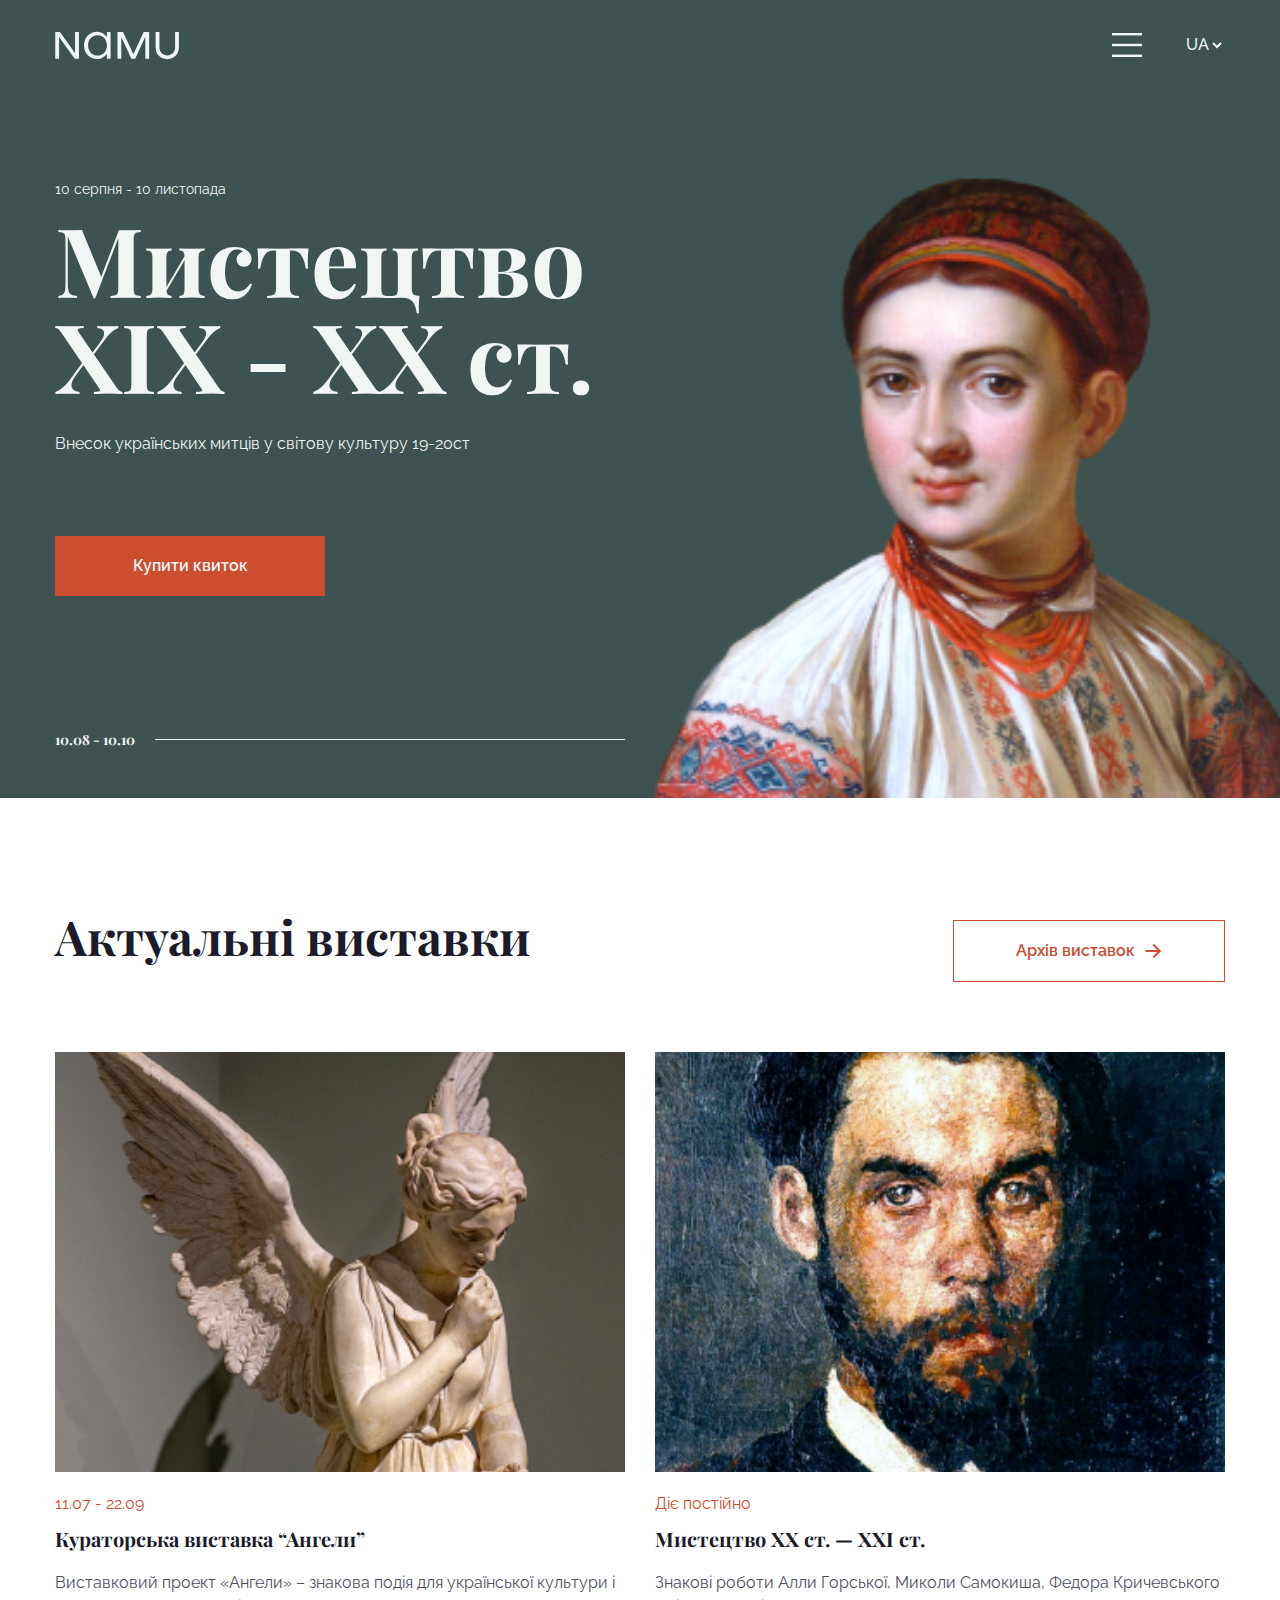
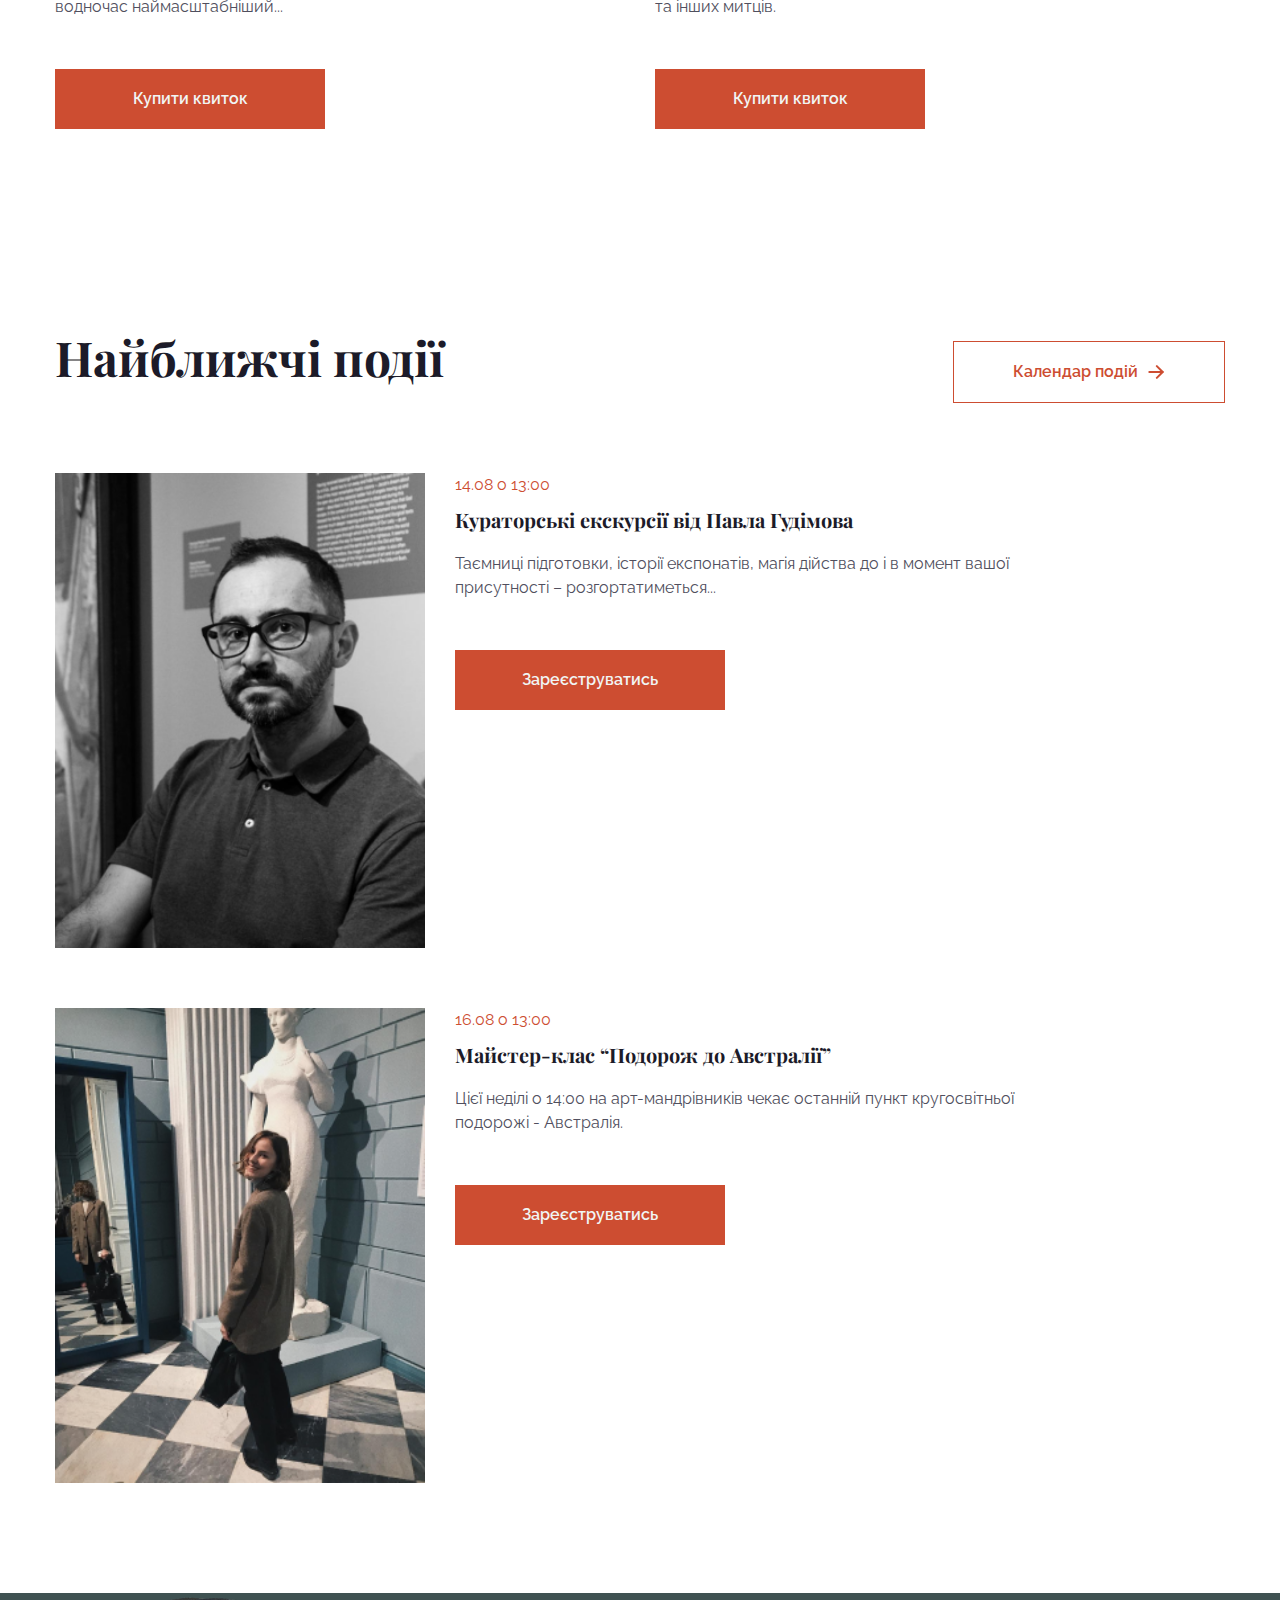
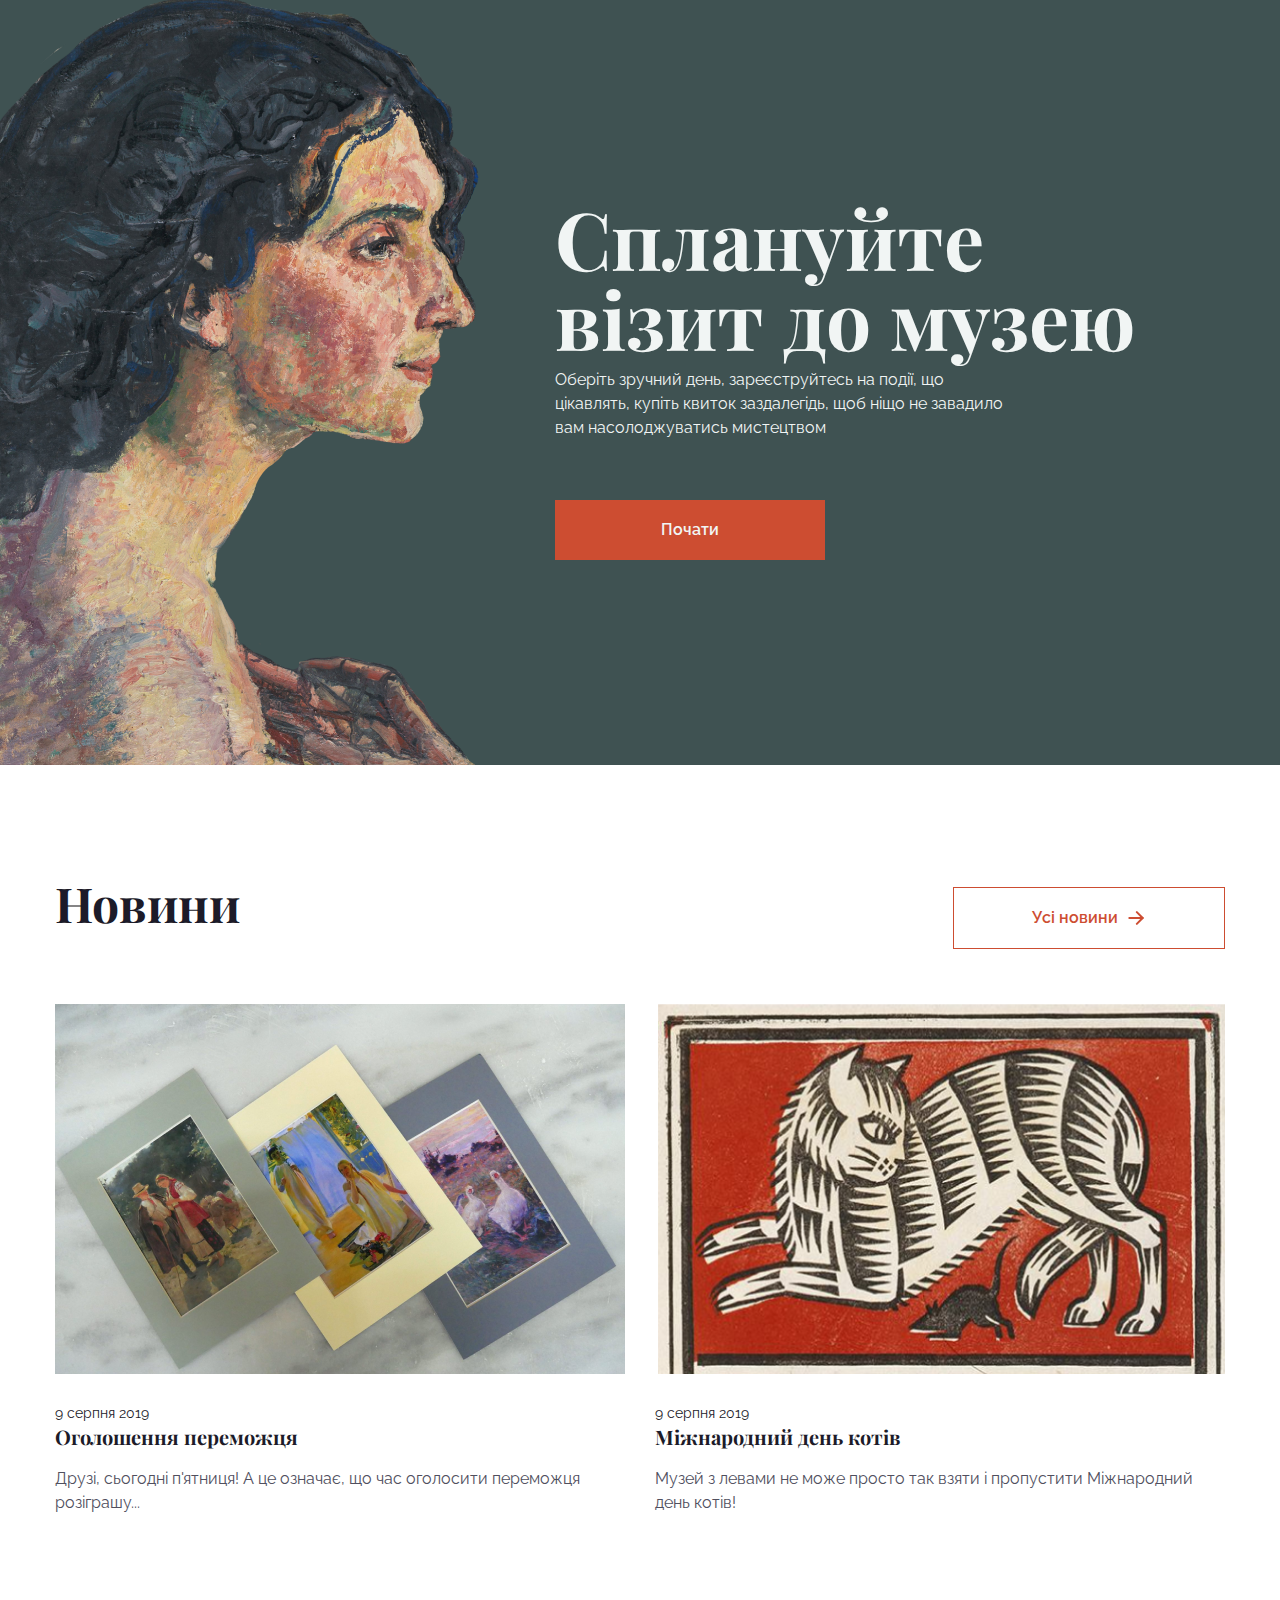
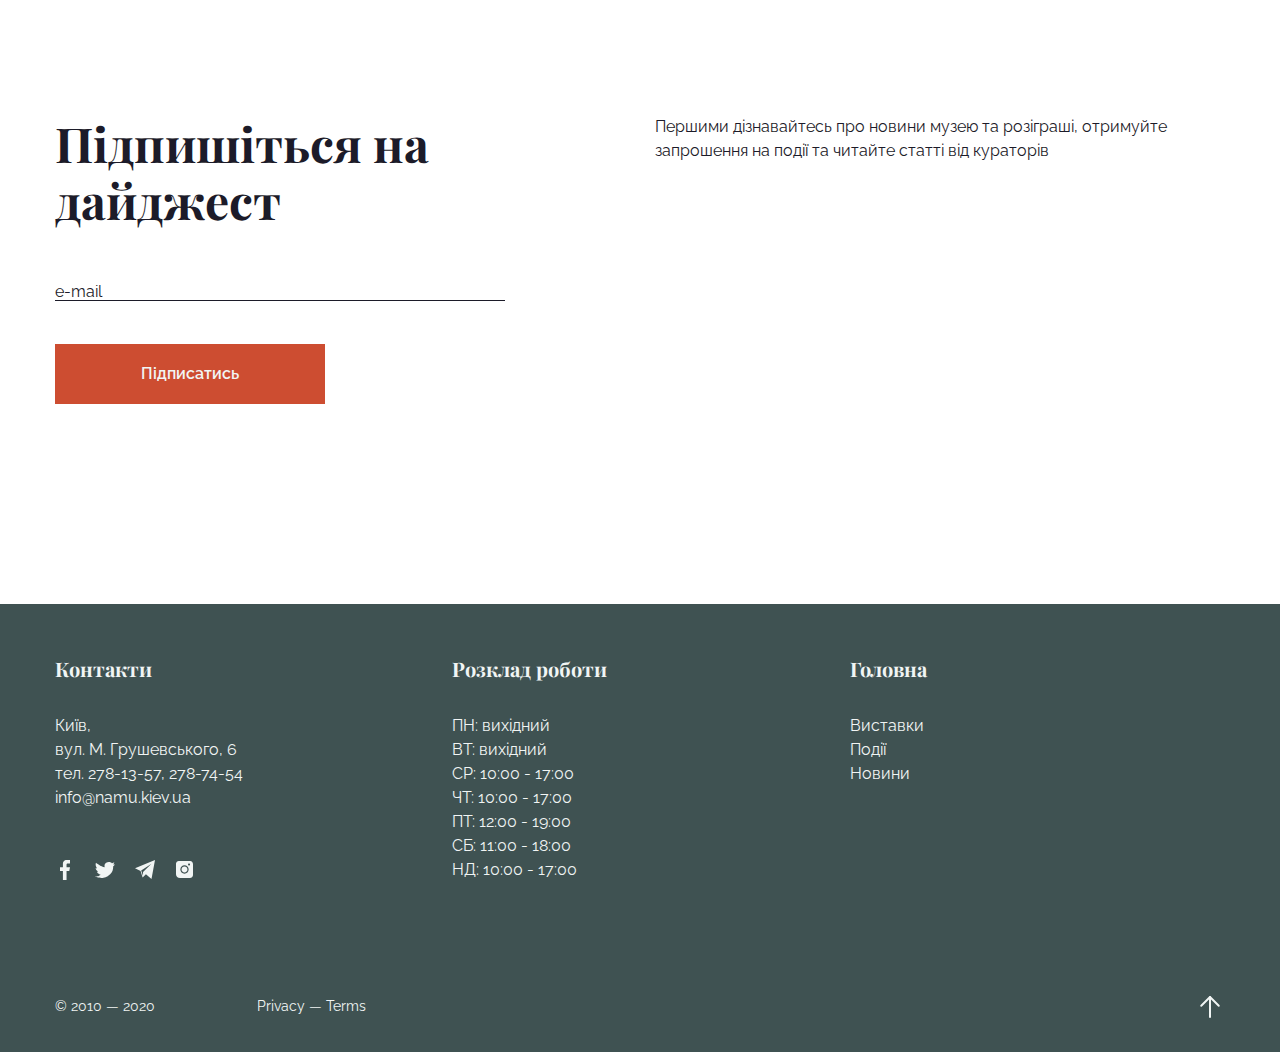
<file: index.html>
<!DOCTYPE html><html lang="en" class="page"><head><meta charset="UTF-8"><meta name="viewport" content="width=device-width, initial-scale=1.0"><link rel="shortcut icon" href="favicon.f18aa5b7.svg"><title>NAMU</title><link rel="stylesheet" href="main.80e09fae.css"><link rel="preconnect" href="https://fonts.googleapis.com"><link rel="preconnect" href="https://fonts.gstatic.com"><link href="https://fonts.googleapis.com/css2?family=Playfair+Display:wght@700&family=Raleway:wght@400;700&display=swap" rel="stylesheet"></head><body class="page__body"> <header class="page__section header"> <div class="container"> <div class="header__content"> <div class="top-actions"> <a href="#" class="icon icon--logo" alt="namu-logo"> </a> <div class="top-actions__wrapper"> <a class="icon icon--menu" href="#menu" alt="burger-menu"> </a> <label class="language"> <select name="language" class="language__select"> <option value="Українська">UA</option> <option value="English">EN</option> </select> </label> </div> </div> <div class="header__text"> <div class="header__text--upper"> 10 серпня - 10 листопада </div> <div class="header__text--title"> Мистецтво ХІХ - ХХ ст. </div> <div class="header__text--under"> Внесок українських митців у світову культуру 19-20ст </div> </div> <a href="#" class="header__button button"> <div class="button__link">Купити квиток</div> </a> <div class="header__bottom"> <div class="header__bottom--numbers">10.08 - 10.10</div> <div class="header__bottom--line"></div> </div> </div> </div> </header> <nav class="page__menu menu" id="menu"> <div class="container"> <div class="menu__content"> <div class="menu__top top-actions top-actions--menu"> <a href="#" class="logo"> <img class="logo__image" src="icon.fc51f410.svg" alt="NAMU icon"> </a> <div class="top-actions__wrapper--menu"> <a class="icon icon--cross" href="#" alt="icon cross"> </a> <label class="language"> <select name="language" class="language__menu--select"> <option value="Українська">UA</option> <option value="English">EN</option> </select> </label> </div> </div> <div class="menu__main"> <div class="menu__text"> <div class="menu__text--upper"> <div class="menu__text--upper-timetable"> Розклад сьогодні: <br> 12:00 - 19:00 </div> <div class="menu__text--upper-adress"> Адреса: <br> Київ, вул. М. Грушевського, 6 </div> </div> </div> <div class="menu__nav"> <a href="#exhibitions" class="menu__nav--link"> Актуальні виставки </a> <a href="#events" class="menu__nav--link"> Найближчі події </a> <a href="#news" class="menu__nav--link"> Новини </a> </div> <div class="menu__line"></div> <a href="#" class="menu__button button"> <button class="button__link">Купити квиток</button> </a> </div> </div> </div> </nav> <main> <section class="page__section exhibitions" id="exhibitions"> <div class="container"> <div class="page__top"> <div class="page__top--title"> Актуальні виставки </div> <a href="#" class="button button__secondary"> Архів виставок <div class="button__secondary--img"></div> </a> </div> <div class="grid grid--mobile"> <div class="grid__item grid__item--desktop-1-6 grid__item--tablet-1-3"> <div class="exhibition--first"> <div class="exhibition__photo-container"> <img class="exhibition__photo" src="image 1.4a5fe0ac.png" alt="image-angel"> </div> <div class="exhibition__about about"> <div class="about__date"> 11.07 - 22.09 </div> <div class="about__name"> Кураторська виставка “Ангели” </div> <div class="about__abouts"> Виставковий проект «Ангели» – знакова подія для української культури і водночас наймасштабніший... </div> </div> <a href="#" class="button button__exhibition"> <div class="button__link">Купити квиток</div> </a> </div> </div> <div class="grid__item grid__item--desktop-7-12 grid__item--tablet-4-6"> <div class="exhibition"> <div class="exhibition__photo-container"> <img class="exhibition__photo" src="image 2.65145778.png" alt="image2"> </div> <div class="exhibition__about about"> <div class="about__date"> Діє постійно </div> <div class="about__name"> Мистецтво ХХ ст. — XXI ст. </div> <div class="about__abouts"> Знакові роботи Алли Горської, Миколи Самокиша, Федора Кричевського та інших митців. </div> </div> <a href="#" class="button exhibition__button"> <div class="button__link">Купити квиток</div> </a> <a href="#" class="button button__secondary--mobile"> Архів виставок <div class="button__secondary--img"></div> </a> </div> </div> </div> </div> </section> <section class="page__section events" id="events"> <div class="container"> <div class="page__top"> <div class="page__top--title"> Найближчі події </div> <a href="#" class="button button__secondary"> Календар подій <div class="button__secondary--img"></div> </a> </div> <div class="event"> <div class="grid grid--mobile"> <div class="grid__item grid__item--desktop-1-4 grid__item--tablet-1-4"> <div class="event__photo-container"> <img class="event__photo" src="img_05.49a4ede5.png" alt="Павло Гудімов"> </div> </div> <div class="grid__item grid__item--desktop-5-10"> <div class="event__about about"> <div class="about__date"> 14.08 о 13:00 </div> <div class="about__name"> Кураторські екскурсії від Павла Гудімова </div> <div class="about__abouts"> Таємниці підготовки, історії експонатів, магія дійства до і в момент вашої присутності – розгортатиметься... </div> </div> <a href="#" class="button about__button"> <div class="button__link">Зареєструватись</div> </a> </div> </div> </div> <div class="event event--last"> <div class="grid grid--mobile"> <div class="grid__item grid__item--desktop-1-4 grid__item--tablet-1-4"> <div class="event__photo-container"> <img class="event__photo" src="img_06.28f89cba.png" alt="Дівчина в музеї"> </div> </div> <div class="grid__item grid__item--desktop-5-10"> <div class="event__about about"> <div class="about__date"> 16.08 о 13:00 </div> <div class="about__name"> Майстер-клас “Подорож до Австралії” </div> <div class="about__abouts"> Цієї неділі о 14:00 на арт-мандрівників чекає останній пункт кругосвітньої подорожі - Австралія. </div> </div> <a href="#" class="button event__button"> <div class="button__link">Зареєструватись</div> </a> <a href="#" class="button button__secondary--mobile"> Архів виставок <div class="button__secondary--img"></div> </a> </div> </div> </div> </div> </section> <section class="page__section registration"> <div class="container"> <div class="grid grid--mobile"> <div class="grid__item grid__item--desktop-6-12"> <div class="registration__container"> <div class="registration__title"> Сплануйте <br> візит до музею </div> <div class="registration__under"> Оберіть зручний день, зареєструйтесь на події, що цікавлять, купіть квиток заздалегідь, щоб ніщо не завадило вам насолоджуватись мистецтвом </div> <a href="#" class="registration__button button"> <div class="button__link">Почати</div> </a> </div> </div> </div> </div> </section> <section class="page__section news" id="news"> <div class="container"> <div class="page__top page__top--news"> <div class="page__top--title"> Новини </div> <a href="#" class="button button__secondary"> Усі новини <div class="button__secondary--img"></div> </a> </div> <div class="grid grid--mobile"> <div class="grid__item grid__item--desktop-1-6 grid__item--tablet-1-3"> <div class="news__item"> <div class="news__photo-container"> <img class="news__photo" src="img_08.7d72e7eb.png" alt="image-angel"> </div> <div class="news__date"> 9 серпня 2019 </div> <div class="news__name"> Оголошення переможця </div> <div class="news__abouts"> Друзі, сьогодні п'ятниця! А це означає, що час оголосити переможця розіграшу... </div> </div> </div> <div class="grid__item grid__item--desktop-7-12 grid__item--tablet-4-6"> <div class="news__item--last"> <div class="news__photo-container"> <img class="news__photo" src="img_09.7622364c.png" alt="image2"> </div> <div class="news__date"> 9 серпня 2019 </div> <div class="news__name"> Міжнародний день котів </div> <div class="news__abouts"> Музей з левами не може просто так взяти і пропустити Міжнародний день котів! </div> <a href="#" class="button button__secondary--mobile"> Усі новини <div class="button__secondary--img"></div> </a> </div> </div> </div> </div> </section> <section class="page__section mail"> <div class="container"> <div class="grid grid--mobile"> <div class="grid__item grid__item--desktop-1-5 grid__item--tablet-1-4"> <div class="mail__title"> Підпишіться на дайджест </div> </div> <div class="grid__item grid__item--desktop-7-12 grid__item--tablet-1-5"> <div class="mail__content"> Першими дізнавайтесь про новини музею та розіграші, отримуйте запрошення на події та читайте статті від кураторів </div> </div> <div class="grid__item grid__item--desktop-1-5 grid__item--tablet-1-4"> <div class="mail__form"> <form action="#"> <label for="email"></label> <input name="email" id="email" type="email" placeholder="e-mail" class="mail__form--input" required> </form> </div> <a href="#" class="mail__button button"> <div class="button__link">Підписатись</div> </a> </div> </div> </div> </section> </main> <footer class="page__section footer"> <div class="container"> <div class="grid grid--mobile grid--desktop grid--tablet"> <div class="grid__item grid__item--tablet-1-2 grid__item--desktop-1-3"> <div class="footer__contacts"> <h2 class="footer__title">Контакти</h2> <div class="footer__text"> <a href="https://goo.gl/maps/v7vC3KF35Va92QAe8" class="footer__text footer__text--adress"> Київ, <br> вул. М. Грушевського, 6 </a> <br> <a href="tel:278-13-57" class="footer__text footer__text--number"> тел. 278-13-57, 278-74-54 </a> <a href="mailto:info@namu.kiev.ua" class="footer__text footer__text--email"> info@namu.kiev.ua </a> </div> <div class="footer__icons"> <a href="https://www.facebook.com/namu.museum/" target="_blank" class="icon icon--social"> <img src="facebook.713074d4.svg" alt="facebook"> </a> <a href="https://twitter.com/namu_120" target="_blank" class="icon icon--social"> <img src="twitter.82b48797.svg" alt="twitter"> </a> <a href="https://t.me/namuofficial" target="_blank" class="icon icon--social"> <img src="telegram.b3c057fa.svg" alt="telegram"> </a> <a href="https://www.instagram.com/namu.museum/" target="_blank" class="icon icon--social"> <img src="instagram.a6323633.svg" alt="instagram"> </a> </div> </div> </div> <div class="grid__item grid__item--tablet-3-4 grid__item--desktop-5-6"> <div class="footer__shedule"> <h2 class="footer__shedule--title">Розклад роботи</h2> <div class="footer__shedule--main"> ПН: вихідний <br> ВТ: вихідний <br> СР: 10:00 - 17:00 <br> ЧТ: 10:00 - 17:00 <br> ПТ: 12:00 - 19:00 <br> СБ: 11:00 - 18:00 <br> НД: 10:00 - 17:00 </div> </div> </div> <div class="grid__item grid__item--tablet-5-5 grid__item--desktop-9-9"> <div class="footer__main"> <h2 class="footer__main--title">Головна</h2> <div class="footer__main--naw"> <a href="#exhibitions" class="footer__main--naw-link"> Виставки </a> <br> <a href="#events" class="footer__main--naw-link"> Події </a> <br> <a href="#news" class="footer__main--naw-link"> Новини </a> </div> </div> </div> </div> <div class="footer__bottom"> <div class="footer__bottom--wrap"> <div class="footer__bottom--wrap-term"> © 2010 — 2020 </div> <div class="footer__bottom--wrap-term"> Privacy — Terms </div> </div> <a href="#" class="icon icon--up" alt="arrow-up"> </a> </div> </div> </footer> <script type="text/javascript" src="main.b2b0b56a.js"></script> </body></html>
</file>
<file: main.80e09fae.css>
body,button,h1,h2,h3,html,input,p,select,ul{margin:0;padding:0}img{pointer-events:none}.grid{display:grid;grid-template-columns:repeat(2,1fr);column-gap:20px}@media (min-width:768px){.grid{grid-template-columns:repeat(6,1fr);column-gap:30px}}@media (min-width:1280px){.grid{grid-template-columns:repeat(12,1fr);column-gap:30px}}.grid--mobile{display:block}@media (min-width:768px){.grid--mobile{display:grid}}@media (min-width:1280px){.grid--mobile{display:grid}}@media (min-width:768px){.grid__item--tablet-1-1{grid-column:1/2}.grid__item--tablet-row-1-1{grid-row:1/2}.grid__item--tablet-1-2{grid-column:1/3}.grid__item--tablet-row-1-2{grid-row:1/3}.grid__item--tablet-1-3{grid-column:1/4}.grid__item--tablet-row-1-3{grid-row:1/4}.grid__item--tablet-1-4{grid-column:1/5}.grid__item--tablet-row-1-4{grid-row:1/5}.grid__item--tablet-1-5{grid-column:1/6}.grid__item--tablet-row-1-5{grid-row:1/6}.grid__item--tablet-1-6{grid-column:1/7}.grid__item--tablet-row-1-6{grid-row:1/7}.grid__item--tablet-2-2{grid-column:2/3}.grid__item--tablet-row-2-2{grid-row:2/3}.grid__item--tablet-2-3{grid-column:2/4}.grid__item--tablet-row-2-3{grid-row:2/4}.grid__item--tablet-2-4{grid-column:2/5}.grid__item--tablet-row-2-4{grid-row:2/5}.grid__item--tablet-2-5{grid-column:2/6}.grid__item--tablet-row-2-5{grid-row:2/6}.grid__item--tablet-2-6{grid-column:2/7}.grid__item--tablet-row-2-6{grid-row:2/7}.grid__item--tablet-3-3{grid-column:3/4}.grid__item--tablet-row-3-3{grid-row:3/4}.grid__item--tablet-3-4{grid-column:3/5}.grid__item--tablet-row-3-4{grid-row:3/5}.grid__item--tablet-3-5{grid-column:3/6}.grid__item--tablet-row-3-5{grid-row:3/6}.grid__item--tablet-3-6{grid-column:3/7}.grid__item--tablet-row-3-6{grid-row:3/7}.grid__item--tablet-4-4{grid-column:4/5}.grid__item--tablet-row-4-4{grid-row:4/5}.grid__item--tablet-4-5{grid-column:4/6}.grid__item--tablet-row-4-5{grid-row:4/6}.grid__item--tablet-4-6{grid-column:4/7}.grid__item--tablet-row-4-6{grid-row:4/7}.grid__item--tablet-5-5{grid-column:5/6}.grid__item--tablet-row-5-5{grid-row:5/6}.grid__item--tablet-5-6{grid-column:5/7}.grid__item--tablet-row-5-6{grid-row:5/7}.grid__item--tablet-6-6{grid-column:6/7}.grid__item--tablet-row-6-6{grid-row:6/7}}@media (min-width:1280px){.grid__item--desktop-1-1{grid-column:1/2}.grid__item--desktop-row-1-1{grid-row:1/2}.grid__item--desktop-1-2{grid-column:1/3}.grid__item--desktop-row-1-2{grid-row:1/3}.grid__item--desktop-1-3{grid-column:1/4}.grid__item--desktop-row-1-3{grid-row:1/4}.grid__item--desktop-1-4{grid-column:1/5}.grid__item--desktop-row-1-4{grid-row:1/5}.grid__item--desktop-1-5{grid-column:1/6}.grid__item--desktop-row-1-5{grid-row:1/6}.grid__item--desktop-1-6{grid-column:1/7}.grid__item--desktop-row-1-6{grid-row:1/7}.grid__item--desktop-1-7{grid-column:1/8}.grid__item--desktop-row-1-7{grid-row:1/8}.grid__item--desktop-1-8{grid-column:1/9}.grid__item--desktop-row-1-8{grid-row:1/9}.grid__item--desktop-1-9{grid-column:1/10}.grid__item--desktop-row-1-9{grid-row:1/10}.grid__item--desktop-1-10{grid-column:1/11}.grid__item--desktop-row-1-10{grid-row:1/11}.grid__item--desktop-1-11{grid-column:1/12}.grid__item--desktop-row-1-11{grid-row:1/12}.grid__item--desktop-1-12{grid-column:1/13}.grid__item--desktop-row-1-12{grid-row:1/13}.grid__item--desktop-2-2{grid-column:2/3}.grid__item--desktop-row-2-2{grid-row:2/3}.grid__item--desktop-2-3{grid-column:2/4}.grid__item--desktop-row-2-3{grid-row:2/4}.grid__item--desktop-2-4{grid-column:2/5}.grid__item--desktop-row-2-4{grid-row:2/5}.grid__item--desktop-2-5{grid-column:2/6}.grid__item--desktop-row-2-5{grid-row:2/6}.grid__item--desktop-2-6{grid-column:2/7}.grid__item--desktop-row-2-6{grid-row:2/7}.grid__item--desktop-2-7{grid-column:2/8}.grid__item--desktop-row-2-7{grid-row:2/8}.grid__item--desktop-2-8{grid-column:2/9}.grid__item--desktop-row-2-8{grid-row:2/9}.grid__item--desktop-2-9{grid-column:2/10}.grid__item--desktop-row-2-9{grid-row:2/10}.grid__item--desktop-2-10{grid-column:2/11}.grid__item--desktop-row-2-10{grid-row:2/11}.grid__item--desktop-2-11{grid-column:2/12}.grid__item--desktop-row-2-11{grid-row:2/12}.grid__item--desktop-2-12{grid-column:2/13}.grid__item--desktop-row-2-12{grid-row:2/13}.grid__item--desktop-3-3{grid-column:3/4}.grid__item--desktop-row-3-3{grid-row:3/4}.grid__item--desktop-3-4{grid-column:3/5}.grid__item--desktop-row-3-4{grid-row:3/5}.grid__item--desktop-3-5{grid-column:3/6}.grid__item--desktop-row-3-5{grid-row:3/6}.grid__item--desktop-3-6{grid-column:3/7}.grid__item--desktop-row-3-6{grid-row:3/7}.grid__item--desktop-3-7{grid-column:3/8}.grid__item--desktop-row-3-7{grid-row:3/8}.grid__item--desktop-3-8{grid-column:3/9}.grid__item--desktop-row-3-8{grid-row:3/9}.grid__item--desktop-3-9{grid-column:3/10}.grid__item--desktop-row-3-9{grid-row:3/10}.grid__item--desktop-3-10{grid-column:3/11}.grid__item--desktop-row-3-10{grid-row:3/11}.grid__item--desktop-3-11{grid-column:3/12}.grid__item--desktop-row-3-11{grid-row:3/12}.grid__item--desktop-3-12{grid-column:3/13}.grid__item--desktop-row-3-12{grid-row:3/13}.grid__item--desktop-4-4{grid-column:4/5}.grid__item--desktop-row-4-4{grid-row:4/5}.grid__item--desktop-4-5{grid-column:4/6}.grid__item--desktop-row-4-5{grid-row:4/6}.grid__item--desktop-4-6{grid-column:4/7}.grid__item--desktop-row-4-6{grid-row:4/7}.grid__item--desktop-4-7{grid-column:4/8}.grid__item--desktop-row-4-7{grid-row:4/8}.grid__item--desktop-4-8{grid-column:4/9}.grid__item--desktop-row-4-8{grid-row:4/9}.grid__item--desktop-4-9{grid-column:4/10}.grid__item--desktop-row-4-9{grid-row:4/10}.grid__item--desktop-4-10{grid-column:4/11}.grid__item--desktop-row-4-10{grid-row:4/11}.grid__item--desktop-4-11{grid-column:4/12}.grid__item--desktop-row-4-11{grid-row:4/12}.grid__item--desktop-4-12{grid-column:4/13}.grid__item--desktop-row-4-12{grid-row:4/13}.grid__item--desktop-5-5{grid-column:5/6}.grid__item--desktop-row-5-5{grid-row:5/6}.grid__item--desktop-5-6{grid-column:5/7}.grid__item--desktop-row-5-6{grid-row:5/7}.grid__item--desktop-5-7{grid-column:5/8}.grid__item--desktop-row-5-7{grid-row:5/8}.grid__item--desktop-5-8{grid-column:5/9}.grid__item--desktop-row-5-8{grid-row:5/9}.grid__item--desktop-5-9{grid-column:5/10}.grid__item--desktop-row-5-9{grid-row:5/10}.grid__item--desktop-5-10{grid-column:5/11}.grid__item--desktop-row-5-10{grid-row:5/11}.grid__item--desktop-5-11{grid-column:5/12}.grid__item--desktop-row-5-11{grid-row:5/12}.grid__item--desktop-5-12{grid-column:5/13}.grid__item--desktop-row-5-12{grid-row:5/13}.grid__item--desktop-6-6{grid-column:6/7}.grid__item--desktop-row-6-6{grid-row:6/7}.grid__item--desktop-6-7{grid-column:6/8}.grid__item--desktop-row-6-7{grid-row:6/8}.grid__item--desktop-6-8{grid-column:6/9}.grid__item--desktop-row-6-8{grid-row:6/9}.grid__item--desktop-6-9{grid-column:6/10}.grid__item--desktop-row-6-9{grid-row:6/10}.grid__item--desktop-6-10{grid-column:6/11}.grid__item--desktop-row-6-10{grid-row:6/11}.grid__item--desktop-6-11{grid-column:6/12}.grid__item--desktop-row-6-11{grid-row:6/12}.grid__item--desktop-6-12{grid-column:6/13}.grid__item--desktop-row-6-12{grid-row:6/13}.grid__item--desktop-7-7{grid-column:7/8}.grid__item--desktop-row-7-7{grid-row:7/8}.grid__item--desktop-7-8{grid-column:7/9}.grid__item--desktop-row-7-8{grid-row:7/9}.grid__item--desktop-7-9{grid-column:7/10}.grid__item--desktop-row-7-9{grid-row:7/10}.grid__item--desktop-7-10{grid-column:7/11}.grid__item--desktop-row-7-10{grid-row:7/11}.grid__item--desktop-7-11{grid-column:7/12}.grid__item--desktop-row-7-11{grid-row:7/12}.grid__item--desktop-7-12{grid-column:7/13}.grid__item--desktop-row-7-12{grid-row:7/13}.grid__item--desktop-8-8{grid-column:8/9}.grid__item--desktop-row-8-8{grid-row:8/9}.grid__item--desktop-8-9{grid-column:8/10}.grid__item--desktop-row-8-9{grid-row:8/10}.grid__item--desktop-8-10{grid-column:8/11}.grid__item--desktop-row-8-10{grid-row:8/11}.grid__item--desktop-8-11{grid-column:8/12}.grid__item--desktop-row-8-11{grid-row:8/12}.grid__item--desktop-8-12{grid-column:8/13}.grid__item--desktop-row-8-12{grid-row:8/13}.grid__item--desktop-9-9{grid-column:9/10}.grid__item--desktop-row-9-9{grid-row:9/10}.grid__item--desktop-9-10{grid-column:9/11}.grid__item--desktop-row-9-10{grid-row:9/11}.grid__item--desktop-9-11{grid-column:9/12}.grid__item--desktop-row-9-11{grid-row:9/12}.grid__item--desktop-9-12{grid-column:9/13}.grid__item--desktop-row-9-12{grid-row:9/13}.grid__item--desktop-10-10{grid-column:10/11}.grid__item--desktop-row-10-10{grid-row:10/11}.grid__item--desktop-10-11{grid-column:10/12}.grid__item--desktop-row-10-11{grid-row:10/12}.grid__item--desktop-10-12{grid-column:10/13}.grid__item--desktop-row-10-12{grid-row:10/13}.grid__item--desktop-11-11{grid-column:11/12}.grid__item--desktop-row-11-11{grid-row:11/12}.grid__item--desktop-11-12{grid-column:11/13}.grid__item--desktop-row-11-12{grid-row:11/13}.grid__item--desktop-12-12{grid-column:12/13}.grid__item--desktop-row-12-12{grid-row:12/13}}.page{font-family:Raleway,sans-serif,Playfair Display,serif;font-weight:400;letter-spacing:0;line-height:150%;transition:transform .5s;scroll-behavior:smooth}.page__body{margin:0}.page__top{display:flex;flex-direction:row;gap:30px;justify-content:space-between;align-items:baseline;margin-bottom:60px}@media (min-width:768px){.page__top{margin-bottom:75px}}@media (min-width:1280px){.page__top{margin-bottom:70px}}@media (min-width:1280px){.page__top--news{margin-bottom:55px}}.page__top--title{font-family:Playfair Display,serif;font-weight:700;font-size:28px;line-height:125%;color:#1c1b29}@media (min-width:768px){.page__top--title{font-size:40px;line-height:125%}}@media (min-width:1280px){.page__top--title{font-size:48px;line-height:120%}}.page__menu:target{transform:translateX(0);z-index:1}.page__menu{position:fixed;top:0;left:0;right:0;transform:translateX(200%);transition:transform .5s}.header{background-color:#3f5252;background-image:url(header.2674168d.png);background-repeat:no-repeat;background-size:cover;background-position:bottom;background-size:245px 273px;margin-bottom:90px}@media (min-width:768px){.header{margin-bottom:100px;background-size:443px 494px}}@media (min-width:1280px){.header{margin-bottom:110px;background-position:100% 100%;background-size:625px 663px}}.header__content{display:flex;flex-direction:column;box-sizing:border-box;height:100vh}@media (min-width:1280px){.header__content{height:100%}}.header__text{margin-bottom:40px}@media (min-width:768px){.header__text{margin-bottom:50px}}@media (min-width:1280px){.header__text{margin-bottom:80px}}.header__text--upper{font-family:Raleway,sans-serif;font-weight:400;font-size:14px;line-height:140%;color:#f1f5f4;margin-bottom:10px}.header__text--title{font-family:Playfair Display,serif;font-weight:700;font-size:48px;line-height:100%;font-style:bold;color:#f1f5f4;margin-bottom:30px;width:280px}@media (min-width:768px){.header__text--title{font-size:72px;width:570px;margin-bottom:20px}}@media (min-width:1280px){.header__text--title{font-size:96px;width:569px;margin-bottom:30px}}.header__text--under{font-family:Raleway,sans-serif;font-weight:400;font-size:16px;line-height:150%;color:#f1f5f4;width:270px}@media (min-width:768px){.header__text--under{width:330px}}@media (min-width:1280px){.header__text--under{width:570px}}.header__button{width:100%}@media (min-width:1280px){.header__button{margin-bottom:135px}}.header__bottom{display:flex;gap:20px;align-items:center;margin-bottom:50px}.header__bottom--numbers{display:none}@media (min-width:1280px){.header__bottom--numbers{display:block;font-family:Playfair Display,serif;font-weight:700;font-size:14px;line-height:125%;color:#f1f5f4}}.header__bottom--line{display:none}@media (min-width:1280px){.header__bottom--line{display:block;background-color:#f1f5f4;height:1px;width:470px}}.icon{display:block;box-sizing:border-box;width:100%;height:100%;background-size:contain;background-position:50%;background-repeat:no-repeat}.icon--logo{background-image:url(icon.fc51f410.svg);width:124px;height:37px}.icon--menu{background-image:url(burger-menu.338ad2ae.svg);width:25px;height:20px}@media (min-width:768px){.icon--menu{width:30px;height:30px}}.icon--menu:hover{background-image:url(burger-menu_hoover.fb098e91.svg)}.icon--cross{background-image:url(cross.303ff0ab.svg);width:22px;height:22px}@media (min-width:768px){.icon--cross{width:30px;height:30px}}.icon--up{background-image:url(arrow-up.dc9d6ded.svg);width:30px;height:30px}.icon--social{width:20px;height:20px}.language__select{background-color:transparent;color:#f1f5f4;font-family:Raleway,sans-serif;font-style:normal;font-weight:500;font-size:16px;line-height:150%;height:24px;border:none}@media (max-width:400px){.language__select{display:none}}.language__menu--select{background-color:transparent;color:#f1f5f4;font-family:Raleway,sans-serif;font-style:normal;font-weight:500;font-size:16px;line-height:150%;height:24px;border:none}.top-actions{display:flex;justify-content:space-between;align-items:center;height:80px;margin-bottom:50px}@media (min-width:768px){.top-actions{height:77px;margin-bottom:30px}}@media (min-width:1280px){.top-actions{height:90px;margin-bottom:90px}}.top-actions__wrapper{display:flex;justify-content:center;align-items:center;gap:40px}@media (max-width:400px){.top-actions__wrapper{gap:0}}.top-actions--menu{margin-bottom:10px}@media (min-width:768px){.top-actions--menu{margin-bottom:30px}}@media (min-width:1280px){.top-actions--menu{margin-bottom:10px}}.top-actions__wrapper--menu{direction:rtl;gap:30px;display:flex;align-items:center;justify-content:space-between}@media (min-width:768px){.top-actions__wrapper--menu{direction:ltr}}.container{margin:0 auto;max-width:1280px;box-sizing:border-box;padding:0 20px}@media (min-width:768px){.container{padding:0 39px}}@media (min-width:1280px){.container{padding:0 55px}}.button,.button__link{text-decoration:none}.button__link{display:flex;justify-content:center;align-items:center;box-sizing:border-box;width:100%;height:60px;background-color:#cd4d31;border:#cd4d31;font-family:Raleway,sans-serif;color:#f1f5f4;font-weight:600;font-size:16px;transition:all .5s}.button__link:hover{background-color:#af3419}.button__link:visited{background-color:#ea340d}.button__link:disabled{background-color:#dd836f}@media (min-width:768px){.button__link{width:330px}}@media (min-width:1280px){.button__link{width:270px}}.button--actual{width:100%}.button__secondary{display:none;transition:all .5s;font-family:Raleway,sans-serif;font-weight:600;font-size:16px;line-height:100%}@media (min-width:768px){.button__secondary{display:flex;align-items:center;justify-content:center;gap:8px;width:210px;height:60px;color:#cd4d31;border:1px solid #cd4d31;background-color:transparent}}@media (min-width:768px) and (min-width:1280px){.button__secondary{width:270px}}.button__secondary--img{width:20px;height:20px;background-image:url(arrow-right.f53ac690.svg);background-repeat:no-repeat;background-position:50%}.button__secondary--mobile{box-sizing:border-box;display:flex;align-items:center;justify-content:center;gap:11px;width:100%;height:60px;color:#cd4d31;border:1px solid #cd4d31;margin-top:30px}@media (min-width:768px){.button__secondary--mobile{display:none}}.menu{background-color:#3f5252;box-sizing:border-box}@media (min-width:768px){.menu{background-image:url(menu.c2d6cc18.png);background-repeat:no-repeat;background-size:cover;background-position:bottom;background-size:422px 466px}}@media (min-width:768px) and (min-width:1280px){.menu{background-position:100% 100%;background-size:624px 697px}}.menu__content{display:block;box-sizing:border-box;height:100vh}.menu__text--upper{display:flex;flex-direction:column;margin-bottom:40px}@media (min-width:768px){.menu__text--upper{flex-direction:row;gap:123px;margin-bottom:50px}}@media (min-width:768px) and (min-width:1280px){.menu__text--upper{gap:83px;margin-bottom:70px}}.menu__text--upper-timetable{font-family:Raleway,sans-serif;font-weight:600;font-size:16px;line-height:150%;color:#f1f5f4;margin-bottom:20px}.menu__text--upper-timetable:first-line{font-family:Raleway,sans-serif;font-weight:400;font-size:14px;line-height:140%;color:#f1f5f4}.menu__text--upper-adress{font-family:Raleway,sans-serif;font-weight:600;font-size:16px;line-height:150%;color:#f1f5f4;width:227px}.menu__text--upper-adress:first-line{font-family:Raleway,sans-serif;font-weight:400;font-size:14px;line-height:140%;color:#f1f5f4}.menu__nav{display:flex;flex-direction:column;gap:20px;margin-bottom:40px}@media (min-width:768px){.menu__nav{gap:30px;margin-bottom:50px}}@media (min-width:1280px){.menu__nav{gap:60px;margin-bottom:60px}}.menu__nav--link{text-decoration:none;font-family:Playfair Display,serif;font-weight:700;font-size:20px;line-height:150%;color:#f1f5f4}.menu__nav--link:hover{text-decoration:underline}@media (min-width:768px){.menu__nav--link{font-size:48px;line-height:120%}}.menu__line{height:1px;background-color:#f1f5f4;margin-bottom:40px}@media (min-width:768px){.menu__line{margin-bottom:50px}}@media (min-width:1280px){.menu__line{margin-bottom:60px;width:570px}}.menu__button{text-decoration:none}.menu__main{display:flex;flex-direction:column;justify-content:space-between}.exhibition{margin-bottom:120px}@media (min-width:768px){.exhibition{margin-bottom:160px}}@media (min-width:1280px){.exhibition{margin-bottom:200px}}.exhibition--first{margin-bottom:60px}.exhibition__photo-container{position:relative;box-sizing:border-box;width:100%;min-height:356px;overflow:hidden;margin-bottom:20px;transition:all .5s}.exhibition__photo-container:hover{transform:scale(1.06);border-radius:20px}@media (min-width:1280px){.exhibition__photo-container:hover{transform:scale(1.1)}}@media (min-width:768px){.exhibition__photo-container{height:420px;margin-bottom:30px}}@media (min-width:1280px){.exhibition__photo-container{min-height:420px;margin-bottom:20px}}.exhibition__photo{position:absolute;width:100%;height:100%;object-fit:cover;object-position:center}@media (min-width:1280px){.exhibition__button{width:50%}}.event{margin-bottom:60px}@media (min-width:768px){.event{margin-bottom:70px}}@media (min-width:1280px){.event{margin-bottom:60px}}.event--last{margin-bottom:90px}@media (min-width:768px){.event--last{margin-bottom:100px}}@media (min-width:1280px){.event--last{margin-bottom:110px}}.event__photo-container{position:relative;box-sizing:border-box;width:100%;min-height:358px;overflow:hidden;margin-bottom:20px;transition:.5s}.event__photo-container:hover{transform:scale(1.06);border-radius:20px;box-shadow:10px 5px 5px grey}@media (min-width:1280px){.event__photo-container:hover{transform:scale(1.1)}}@media (min-width:768px){.event__photo-container{height:422px;margin-bottom:0}}@media (min-width:1280px){.event__photo-container{min-height:475px}}.event__photo{position:absolute;width:100%;height:100%;object-fit:cover;object-position:center}.about__date{font-family:Raleway,sans-serif;font-weight:400;font-size:16px;line-height:150%;color:#cd4d31;margin-bottom:10px}.about__name{font-family:Playfair Display,serif;font-weight:700;font-size:20px;line-height:125%;color:#1c1b29;margin-bottom:20px}.about__abouts{font-family:Raleway,sans-serif;font-weight:400;font-size:16px;line-height:150%;color:#504f5e;margin-bottom:30px}@media (min-width:768px){.about__abouts{margin-bottom:40px}}@media (min-width:1280px){.about__abouts{margin-bottom:50px}}.registration{background-color:#3f5252;margin-bottom:90px}@media (min-width:768px){.registration{margin-bottom:120px}}@media (min-width:1280px){.registration{background-image:url(img_07.a87799d1.png);background-repeat:no-repeat;background-position:0 100%;margin-bottom:110px}}.registration__container{padding-top:50px;padding-bottom:50px}@media (min-width:768px){.registration__container{padding-top:80px;padding-bottom:80px}}@media (min-width:1280px){.registration__container{padding-top:205px;padding-bottom:205px}}.registration__title{font-family:Playfair Display,serif;font-weight:700;font-size:38px;line-height:100%;color:#f1f5f4;margin-bottom:20px}@media (min-width:768px){.registration__title{font-size:62px;line-height:100%;margin-bottom:10px}}@media (min-width:1280px){.registration__title{font-size:80px}}.registration__under{font-family:Raleway,sans-serif;font-weight:400;font-size:16px;line-height:150%;color:#f1f5f4;margin-bottom:40px}@media (min-width:1280px){.registration__under{margin-bottom:50px}}@media (min-width:768px){.registration__under{margin-bottom:60px;width:450px}}.news__item{margin-bottom:50px}.news__item--last{margin-bottom:120px}@media (min-width:768px){.news__item--last{margin-bottom:160px}}@media (min-width:1280px){.news__item--last{margin-bottom:200px}}.news__photo-container{position:relative;box-sizing:border-box;width:100%;min-height:281px;overflow:hidden;transition:all .5s;margin-bottom:20px}.news__photo-container:hover{transform:scale(1.06);border-radius:20px;box-shadow:10px 5px 5px grey}@media (min-width:1280px){.news__photo-container:hover{transform:scale(1.1)}}@media (min-width:768px){.news__photo-container{height:330px;min-height:370px;margin-bottom:30px}}.news__photo{position:absolute;width:100%;height:100%;object-fit:cover;object-position:center}.news__date{font-family:Raleway,sans-serif;font-weight:400;line-height:140%;font-size:14px;color:#1c1b29}.news__name{font-family:Playfair Display,serif;font-weight:700;line-height:125%;font-size:20px;color:#1c1b29;margin-bottom:20px}@media (min-width:768px){.news__name{margin-bottom:18px}}.news__abouts{font-family:Raleway,sans-serif;font-weight:400;line-height:150%;font-size:16px;color:#504f5e}.mail{margin-bottom:80px}@media (min-width:768px){.mail{margin-bottom:128px}}@media (min-width:1280px){.mail{margin-bottom:200px}}.mail__title{font-family:Playfair Display,serif;font-weight:700;font-size:28px;line-height:125%;color:#1c1b29;margin-bottom:20px}@media (min-width:768px){.mail__title{font-size:40px;width:690px}}@media (min-width:1280px){.mail__title{font-size:48px;line-height:120%;margin-bottom:50px;width:570px}}.mail__content{font-family:Raleway,sans-serif;font-weight:400;font-size:16px;line-height:150%;color:#1c1b29;margin-bottom:50px}@media (min-width:768px){.mail__content{width:570px}}.mail__form{margin-bottom:30px}.mail__form--input{width:100%;border:none;border-bottom:1px solid #1c1b29;outline:none}.mail__form--input:hover{border-bottom:1px solid #cd4d31}.mail__form--input:hover::placeholder{color:#cd4d31}.mail__form--input::placeholder{font-family:Raleway,sans-serif;font-weight:400;font-size:16px;line-height:150%;color:#1c1b29}@media (min-width:768px){.mail__form--input{width:450px}}@media (min-width:1280px){.mail__form{margin-bottom:40px}}.footer{background-color:#3f5252}.footer__title{font-family:Playfair Display,serif;font-weight:700;font-size:18px;line-height:150%;color:#f1f5f4;margin-bottom:10px}@media (min-width:768px){.footer__title{font-size:20px;margin-bottom:30px}}.footer__contacts{padding-top:34px;margin-bottom:50px}@media (min-width:768px){.footer__contacts{margin-top:16px;margin-bottom:62px}}.footer__text{font-family:Raleway,sans-serif;font-weight:400;font-size:16px;line-height:150%;color:#f1f5f4;text-decoration:none;margin-bottom:30px}@media (min-width:768px){.footer__text{margin-bottom:50px}}.footer__icons{display:flex;flex-direction:row;align-items:center;gap:20px}.footer__shedule{margin-bottom:50px}@media (min-width:768px){.footer__shedule{margin-top:50px;margin-bottom:110px}}.footer__shedule--title{font-family:Playfair Display,serif;font-weight:700;font-size:18px;line-height:150%;color:#f1f5f4;margin-bottom:10px}@media (min-width:768px){.footer__shedule--title{font-size:20px;margin-bottom:30px}}.footer__shedule--main{font-family:Raleway,sans-serif;font-weight:400;font-size:16px;line-height:150%;color:#f1f5f4}.footer__main{margin-bottom:60px}@media (min-width:768px){.footer__main{margin-top:50px}}.footer__main--title{font-family:Playfair Display,serif;font-weight:700;font-size:20px;line-height:150%;color:#f1f5f4;margin-bottom:10px}@media (min-width:1280px){.footer__main--title{margin-bottom:30px}}.footer__main--naw-link{font-family:Raleway,sans-serif;font-weight:400;font-size:16px;line-height:150%;color:#f1f5f4;text-decoration:none;padding-bottom:10px}.footer__bottom{flex-direction:row;padding-bottom:30px}.footer__bottom,.footer__bottom--wrap{display:flex;justify-content:space-between;align-items:center}.footer__bottom--wrap{gap:22px}@media (min-width:768px){.footer__bottom--wrap{gap:102px}}.footer__bottom--wrap-term{font-family:Raleway,sans-serif;font-weight:400;font-size:14px;line-height:140%;color:#f1f5f4}
/*# sourceMappingURL=main.80e09fae.css.map */
</file>
